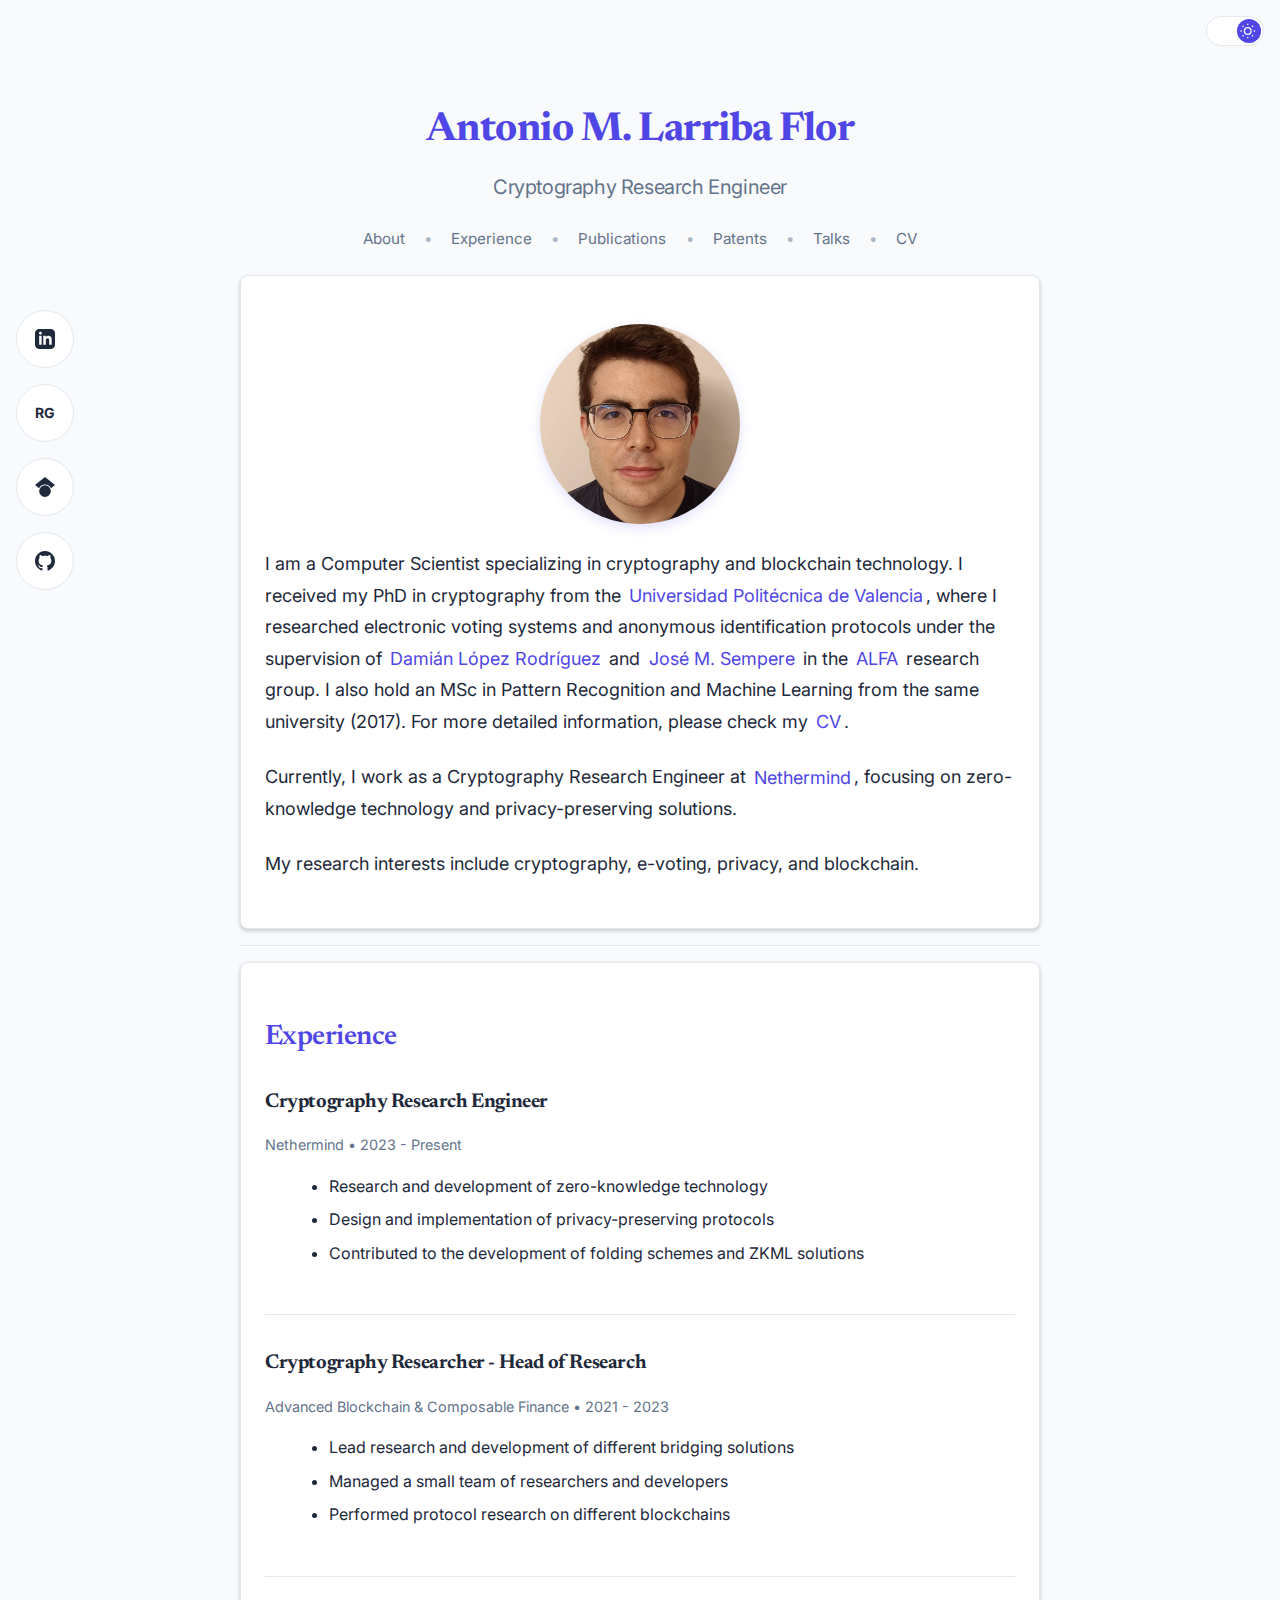
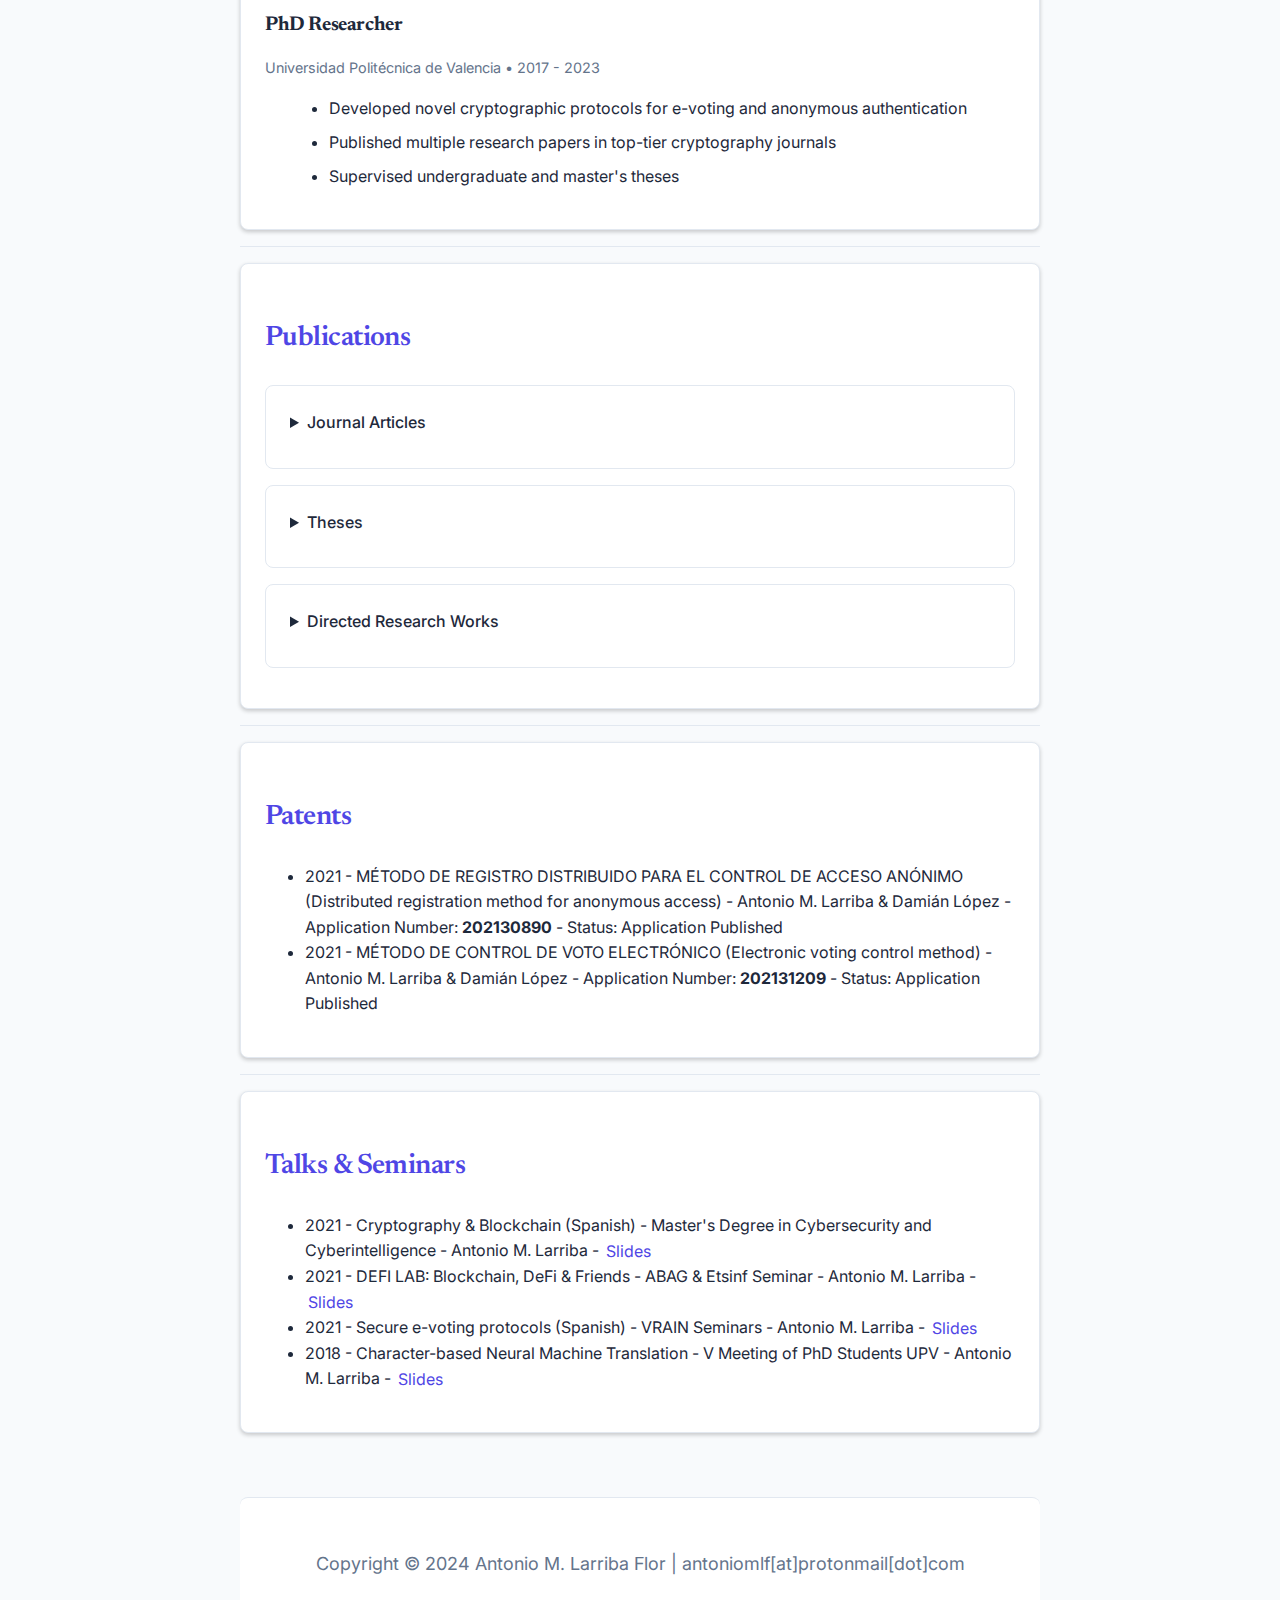
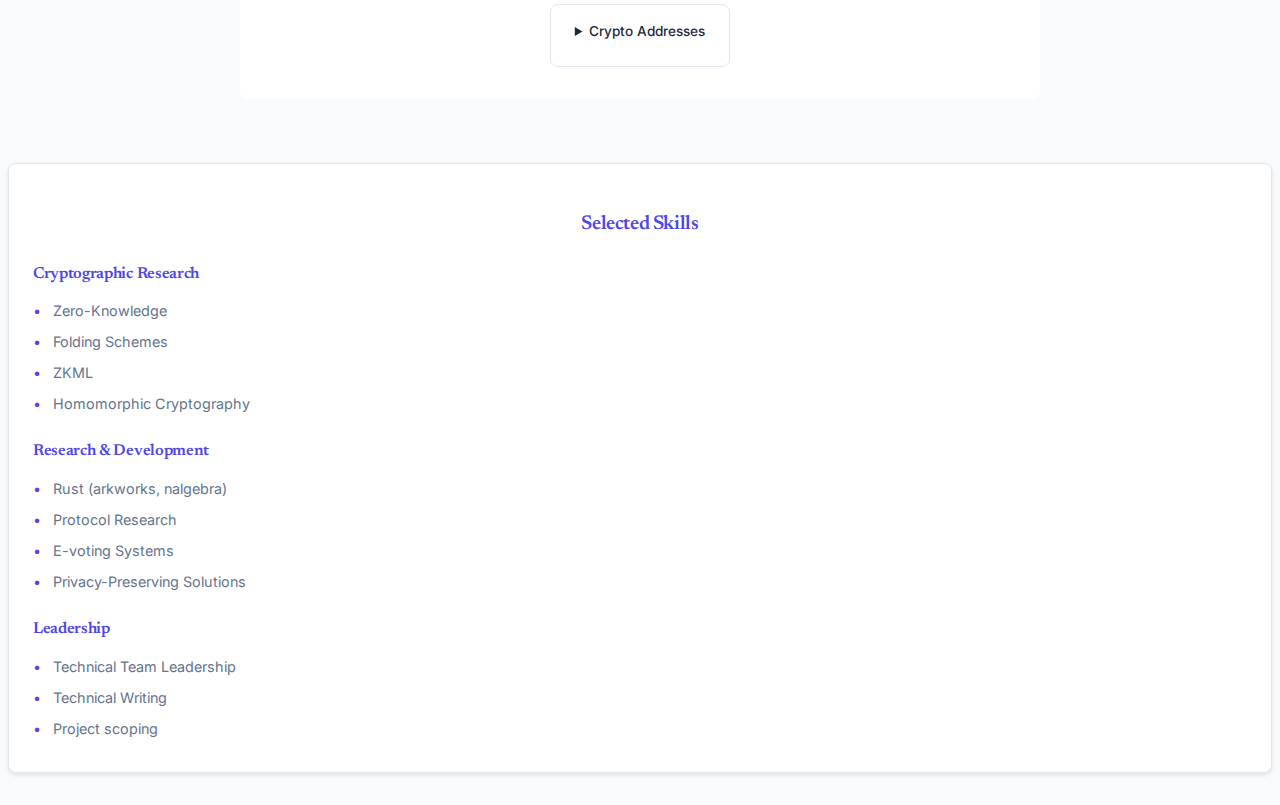
<file: index.html>
<!DOCTYPE html>
<html lang="en">

<head>
  <meta charset="utf-8">
  <title>Antonio M. Larriba - Personal Website</title>
  <meta name="description" content="Antonio M. Larriba's personal webpage - Cryptography Researcher">
  <meta name="viewport" content="width=device-width, initial-scale=1">

  <meta property="og:title" content="Antonio M. Larriba">
  <meta property="og:type" content="website">
  <meta property="og:url" content="https://fantoni0.github.io/">
  <meta property="og:description" content="Personal webpage of Antonio M. Larriba - Cryptography Researcher">

  <link rel="icon" href="favicon.ico">
  <link rel="apple-touch-icon" href="icon.png">
  <link rel="stylesheet" href="main.css">
</head>

<body>
  <div class="wrapper">
    <header>
      <div class="theme-switch">
        <button id="theme-toggle" aria-label="Toggle theme">
          <div class="toggle-track">
            <div class="toggle-indicator">
              <span class="check">
                <svg class="sun-icon" xmlns="http://www.w3.org/2000/svg" width="16" height="16" viewBox="0 0 24 24" fill="none" stroke="currentColor" stroke-width="2">
                  <circle cx="12" cy="12" r="5"/>
                  <path d="M12 1v2M12 21v2M4.22 4.22l1.42 1.42M18.36 18.36l1.42 1.42M1 12h2M21 12h2M4.22 19.78l1.42-1.42M18.36 5.64l1.42-1.42"/>
                </svg>
              </span>
              <span class="check">
                <svg class="moon-icon" xmlns="http://www.w3.org/2000/svg" width="16" height="16" viewBox="0 0 24 24" fill="none" stroke="currentColor" stroke-width="2">
                  <path d="M21 12.79A9 9 0 1 1 11.21 3 7 7 0 0 0 21 12.79z"/>
                </svg>
              </span>
            </div>
          </div>
        </button>
      </div>
      <div class="social-sidebar">
        <a href="https://www.linkedin.com/in/antoniomlarribaflor/" target="_blank" rel="noopener" aria-label="LinkedIn Profile">
          <svg xmlns="http://www.w3.org/2000/svg" width="24" height="24" viewBox="0 0 24 24" fill="currentColor">
            <path d="M19 0h-14c-2.761 0-5 2.239-5 5v14c0 2.761 2.239 5 5 5h14c2.762 0 5-2.239 5-5v-14c0-2.761-2.238-5-5-5zm-11 19h-3v-11h3v11zm-1.5-12.268c-.966 0-1.75-.79-1.75-1.764s.784-1.764 1.75-1.764 1.75.79 1.75 1.764-.783 1.764-1.75 1.764zm13.5 12.268h-3v-5.604c0-3.368-4-3.113-4 0v5.604h-3v-11h3v1.765c1.396-2.586 7-2.777 7 2.476v6.759z"/>
          </svg>
        </a>
        <a href="https://www.researchgate.net/profile/Antonio-Larriba" target="_blank" rel="noopener" aria-label="ResearchGate Profile">
          <span class="icon-text">RG</span>
        </a>
        <a href="https://scholar.google.es/citations?user=bKQXy50AAAAJ&hl=en&oi=ao" target="_blank" rel="noopener" aria-label="Google Scholar Profile">
          <svg xmlns="http://www.w3.org/2000/svg" width="24" height="24" viewBox="0 0 24 24" fill="currentColor">
            <path d="M12 24a7 7 0 1 1 0-14 7 7 0 0 1 0 14zm0-24L0 9.5l4.838 3.94A8 8 0 0 1 12 9a8 8 0 0 1 7.162 4.44L24 9.5z"/>
          </svg>
        </a>
        <a href="https://github.com/Fantoni0" target="_blank" rel="noopener" aria-label="GitHub Profile">
          <svg xmlns="http://www.w3.org/2000/svg" width="24" height="24" viewBox="0 0 24 24" fill="currentColor">
            <path d="M12 0c-6.626 0-12 5.373-12 12 0 5.302 3.438 9.8 8.207 11.387.599.111.793-.261.793-.577v-2.234c-3.338.726-4.033-1.416-4.033-1.416-.546-1.387-1.333-1.756-1.333-1.756-1.089-.745.083-.729.083-.729 1.205.084 1.839 1.237 1.839 1.237 1.07 1.834 2.807 1.304 3.492.997.107-.775.418-1.305.762-1.604-2.665-.305-5.467-1.334-5.467-5.931 0-1.311.469-2.381 1.236-3.221-.124-.303-.535-1.524.117-3.176 0 0 1.008-.322 3.301 1.23.957-.266 1.983-.399 3.003-.404 1.02.005 2.047.138 3.006.404 2.291-1.552 3.297-1.23 3.297-1.23.653 1.653.242 2.874.118 3.176.77.84 1.235 1.911 1.235 3.221 0 4.609-2.807 5.624-5.479 5.921.43.372.823 1.102.823 2.222v3.293c0 .319.192.694.801.576 4.765-1.589 8.199-6.086 8.199-11.386 0-6.627-5.373-12-12-12z"/>
          </svg>
        </a>
      </div>
      <h1>Antonio M. Larriba Flor</h1>
      <h2>Cryptography Research Engineer</h2>
      <div class="header-links">
        <a href="#about">About</a>
        <span class="separator">•</span>
        <a href="#experience">Experience</a>
        <span class="separator">•</span>
        <a href="#publications">Publications</a>
        <span class="separator">•</span>
        <a href="#patents">Patents</a>
        <span class="separator">•</span>
        <a href="#talks">Talks</a>
        <span class="separator">•</span>
        <a href="doc/cv.pdf" download>CV</a>
      </div>
    </header>

    <main>
      <section id="about">
        <article>
          <img id="photo" src="imgs/me.jpeg" alt="Personal Photo">
          
          <p>
            I am a Computer Scientist specializing in cryptography and blockchain technology. 
            
            I received my PhD in cryptography from the <a href="https://www.upv.es/index-en.html" target="_blank">Universidad Politécnica de Valencia</a>,
            where I researched electronic voting systems and anonymous identification protocols under the supervision of
            <a href="http://personales.upv.es/dlopezr/" target="_blank">Damián López Rodríguez</a>
            and <a href="https://jsempere.webs.upv.es/" target="_blank">José M. Sempere</a>
            in the <a href="https://alfa.webs.upv.es/" target="_blank">ALFA</a> research group. I also hold an MSc in Pattern Recognition and Machine Learning
            from the same university (2017). For more detailed information, please check my <a href="doc/cv.pdf" download>CV</a>.</p>

          <p>Currently, I work as a Cryptography Research Engineer at <a href="https://www.nethermind.com/" target="_blank">Nethermind</a>,
            focusing on zero-knowledge technology and privacy-preserving solutions.</p>

          <p>My research interests include cryptography, e-voting, privacy, and blockchain.</p>
        </article>
      </section>

      <hr>

      <section id="experience">
        <h3>Experience</h3>
        <article>
          <div class="experience-item">
            <h4>Cryptography Research Engineer</h4>
            <p class="experience-meta">Nethermind • 2023 - Present</p>
            <ul>
              <li>Research and development of zero-knowledge technology</li>
              <li>Design and implementation of privacy-preserving protocols</li>
              <li>Contributed to the development of folding schemes and ZKML solutions</li>
            </ul>
          </div>

          <div class="experience-item">
            <h4>Cryptography Researcher - Head of Research</h4>
            <p class="experience-meta">Advanced Blockchain & Composable Finance • 2021 - 2023</p>
            <ul>
              <li>Lead research and development of different bridging solutions</li>
              <li>Managed a small team of researchers and developers</li>
              <li>Performed protocol research on different blockchains</sli>
            </ul>
          </div>
          
          <div class="experience-item">
            <h4>PhD Researcher</h4>
            <p class="experience-meta">Universidad Politécnica de Valencia • 2017 - 2023</p>
            <ul>
              <li>Developed novel cryptographic protocols for e-voting and anonymous authentication</li>
              <li>Published multiple research papers in top-tier cryptography journals</li>
              <li>Supervised undergraduate and master's theses</li>
            </ul>
          </div>
        </article>
      </section>

      <hr>

      <section id="publications">
        <h3>Publications</h3>
        <article>
          <details>
            <summary>Journal Articles</summary>
            <ul>
              <li>2023 - Study and Automatic Translation of Toki Pona - Pablo Baggetto, Damián López, Antonio M. Larriba - <a href="https://link.springer.com/chapter/10.1007/978-3-031-36616-1_52" target="_blank">Print</a> </li>
              <li>2022 - How to Grant Anonymous Access
                - Antonio M. Larriba, Damián López - IEEE Transactions on Information Forensics and Security - <a href="https://www.researchgate.net/publication/366144662_How_to_Grant_Anonymous_Access" target="_blank">Preprint</a> <a href="https://github.com/Fantoni0/ara2" target="_blank">Code</a> </li>
              <li>2022 - SUVS: Secure Unencrypted Voting Scheme - Antonio M. Larriba, Damián López - Informatica - <a href="https://www.researchgate.net/publication/366072785_SUVS_Secure_Unencrypted_Voting_Scheme" target="_blank">Print</a></li>
              <li>2021 - Distributed Trust, a Blockchain Election Scheme - Antonio M. Larriba, Aleix Cerdà i Cucó, José M. Sempere & Damián López - Informatica - <a href="https://www.researchgate.net/publication/349132615_Distributed_Trust_a_Blockchain_Election_Scheme" target="_blank">Preprint</a> <a href="https://github.com/Fantoni0/RingCTPerformance" target="_blank">Code</a> </li>
              <li>2020 - A two authorities electronic vote scheme - Antonio M. Larriba, José M. Sempere & Damián López - Computers & Security - <a href="https://www.researchgate.net/publication/342431273_A_two_authorities_electronic_vote_scheme" target="_blank">Preprint</a></li>
              <li>2017 - Stance detection at IberEval 2017: A Biased Representation for a Biased Problem - Diego Aineto García & Antonio M. Larriba - IberEval - <a href="http://ceur-ws.org/Vol-1881/StanceCat2017_paper_5.pdf" target="_blank">Preprint</a></li>
            </ul>
          </details>
        </article>

        <article>
          <details>
            <summary>Theses</summary>
            <ul>
              <li>2023 - Doctoral Thesis - Distributed Cryptographic Protocols - Antonio M. Larriba - Directors: Damián López Rodríguez & José María Sempere Luna - <a href="https://riunet.upv.es/bitstream/handle/10251/198106/Larriba%20-%20Distributed%20Cryptographic%20Protocols.pdf?sequence=4" target="_blank">Print</a> </li>
              <li>2017 - Master's Thesis - Character-based Neural Machine Translation - Antonio M. Larriba - Directors: Francisco Casacuberta Nolla & <a href="http://lvapeab.github.io/" target="_blank">Álvaro Peris Abril</a> - <a href="https://riunet.upv.es/handle/10251/89965" target="_blank">Print</a> </li>
              <li>2016 - Bachelor's Final Work - Design, implementation and evaluation of update mechanism for distributed system based on passive replication - Antonio M. Larriba - Director: <a href="https://dialnet.unirioja.es/servlet/autor?codigo=571740" target="_blank">Francisco Daniel Muñoz Escoí</a> - <a href="https://riunet.upv.es/handle/10251/68601" target="_blank">Print</a> <a href="https://github.com/Fantoni0/Proyecto" target="_blank">Code</a> </li>
            </ul>
          </details>
        </article>

        <article>
          <details>
            <summary>Directed Research Works</summary>
            <ul>
              <details>
                <summary>TFGs</summary>
                <ul>
                  <li>2023 - Implementación distribuida de un protocolo de voto electrónico - Óscar Roselló Ibáñez - Directors: Damián López & Antonio M. Larriba - <a href="https://riunet.upv.es/bitstream/handle/10251/197197/Rosello%20-%20Implementacion%20distribuida%20de%20un%20protocolo%20de%20voto%20electronico.pdf?sequence=1&isAllowed=y" target="_blank">Print</a></li>
                  <li>2022 - Study and automatic translation of a language with limited resources - José Pablo Baggetto Chamero - Directors: Damián López & Antonio M. Larriba - <a href="https://riunet.upv.es/bitstream/handle/10251/185062/Baggetto%20-%20Study%20and%20automatic%20translation%20of%20a%20language%20with%20limited%20resources.pdf?sequence=1&isAllowed=y" target="_blank">Print</a></li>
                  <li>2020 - An e-voting scheme based on Blockchain -  Aleix Cerdà i Cucó - Directors: Damián López & Antonio M. Larriba - <a href="https://riunet.upv.es/bitstream/handle/10251/150385/Cerd%c3%a0%20-%20Un%20sistema%20de%20voto%20electr%c3%b3nico%20basado%20en%20la%20tecnolog%c3%ada%20blockchain.pdf?sequence=1&isAllowed=y" target="_blank">Print</a></li>
                </ul>
              </details>
              <details>
                <summary>Master's Theses</summary>
                <ul>
                  <li>2023 - Interfaz web 3.0 para un protocolo de voto electrónico desplegado en blockchain - Héctor González Campos - Directors: Damián López & Antonio M. Larriba - <a href="https://riunet.upv.es/bitstream/handle/10251/198269/Gonzalez%20-%20Interfaz%20web%2030%20para%20un%20protocolo%20de%20voto%20electronico%20desplegado%20en%20blockchain.pdf?sequence=1&isAllowed=y" target="_blank">Print</a></li>
                </ul>
              </details>
              <details>
                <summary>PhD Theses</summary>
                This is a placeholder.
              </details>
            </ul>
          </details>
        </article>
      </section>

      <hr>

      <section id="patents">
        <h3>Patents</h3>
        <article>
          <ul>
            <li>2021 - MÉTODO DE REGISTRO DISTRIBUIDO PARA EL CONTROL DE ACCESO ANÓNIMO (Distributed registration method for anonymous access) - Antonio M. Larriba & Damián López - Application Number: <strong>202130890</strong> - Status: Application Published </li>
            <li>2021 - MÉTODO DE CONTROL DE VOTO ELECTRÓNICO (Electronic voting control method) - Antonio M. Larriba & Damián López - Application Number: <strong>202131209</strong> - Status: Application Published </li>
          </ul>
        </article>
      </section>

      <hr>

      <section id="talks">
        <h3>Talks & Seminars</h3>
        <article>
          <ul>
            <li>2021 - Cryptography & Blockchain (Spanish) - Master's Degree in Cybersecurity and Cyberintelligence - Antonio M. Larriba - <a href="doc/pres_criptography_blockchain.pdf" download>Slides</a></li>
            <li>2021 - DEFI LAB: Blockchain, DeFi & Friends - ABAG & Etsinf Seminar - Antonio M. Larriba - <a href="doc/pres_block_intro.pdf" download>Slides</a></li>
            <li>2021 - Secure e-voting protocols (Spanish) - VRAIN Seminars - Antonio M. Larriba - <a href="doc/pres_evoting.pdf" download>Slides</a></li>
            <li>2018 - Character-based Neural Machine Translation - V Meeting of PhD Students UPV - Antonio M. Larriba - <a href="doc/pres_char_based_nmt.pdf" download>Slides</a></li>
          </ul>
        </article>
      </section>
    </main>

    <footer>
      <p>Copyright © 2024 Antonio M. Larriba Flor | antoniomlf[at]protonmail[dot]com</p>
      <div class="crypto-addresses">
        <details>
          <summary>Crypto Addresses</summary>
          <p><strong>BTC:</strong> bc1q9q4llgdv0vwgln08l43cm433uaeery8mnn4t7r</p>
          <p><strong>ETH:</strong> 0x233054eC24996BCBF2247B926D9f828567872e8d</p>
          <p><strong>XMR:</strong> 89xtrwg85JWEC5rirUnKfQ7aEqUWgEz2YLTsjCTWnUqdTckT5okheWMZ5j9oDuymYCXHa1NZF5mqoJQPnheX1E57MqwVVbj</p>
        </details>
      </div>
    </footer>
  </div>
  <div class="skills-sidebar" id="skills-sidebar">
    <button class="skills-toggle" id="skills-toggle" aria-label="Toggle skills">
      <svg class="toggle-icon" xmlns="http://www.w3.org/2000/svg" viewBox="0 0 24 24" width="24" height="24">
        <path d="M13.1714 12.0007L8.22168 7.05093L9.63589 5.63672L15.9999 12.0007L9.63589 18.3646L8.22168 16.9504L13.1714 12.0007Z" />
      </svg>
    </button>
    <h3 class="skills-title">Selected Skills</h3>
    <div class="skills-group">
      <h4>Cryptographic Research</h4>
      <ul>
        <li>Zero-Knowledge</li>
        <li>Folding Schemes</li>
        <li>ZKML</li>
        <li>Homomorphic Cryptography</li>
      </ul>
    </div>

    <div class="skills-group">
      <h4>Research & Development</h4>
      <ul>
        <li>Rust (arkworks, nalgebra)</li>
        <li>Protocol Research</li>
        <li>E-voting Systems</li>
        <li>Privacy-Preserving Solutions</li>
      </ul>
    </div>

    <div class="skills-group">
      <h4>Leadership</h4>
      <ul>
        <li>Technical Team Leadership</li>
        <li>Technical Writing</li>
        <li>Project scoping</li>
      </ul>
    </div>
  </div>
  <script src="main.js"></script>
</body>

</html>
</file>
<file: main.css>
/* Import fonts */
@import url('https://fonts.googleapis.com/css2?family=Inter:wght@400;500;600;700&family=Newsreader:ital,wght@0,400;0,500;0,600;1,400&display=swap');

:root {
    /* Dark mode palette (default) */
    --primary-color: #6366f1;    /* Indigo */
    --text-color: #f8fafc;       /* Slate 50 */
    --text-muted: #94a3b8;       /* Slate 400 */
    --link-color: #818cf8;       /* Indigo 400 */
    --link-hover: #a5b4fc;       /* Indigo 300 */
    --background: #0f172a;       /* Slate 900 */
    --surface: #1e293b;          /* Slate 800 */
    --border-color: #334155;     /* Slate 700 */
    --section-spacing: 2rem;
    --border-radius: 8px;
    --transition-speed: 0.3s;
}

/* Light mode styles */
[data-theme="light"] {
    --primary-color: #4f46e5;    /* Indigo 600 */
    --text-color: #1e293b;       /* Slate 800 */
    --text-muted: #64748b;       /* Slate 500 */
    --link-color: #4f46e5;       /* Indigo 600 */
    --link-hover: #4338ca;       /* Indigo 700 */
    --background: #f8fafc;       /* Slate 50 */
    --surface: #ffffff;          /* White */
    --border-color: #e2e8f0;     /* Slate 200 */
}

/* Theme toggle styles */
.theme-switch {
    position: fixed;
    top: 1rem;
    right: 1rem;
    z-index: 1000;
}

#theme-toggle {
    background: transparent;
    border: 0;
    color: var(--text-color);
    cursor: pointer;
    padding: 0;
    position: relative;
    transition: all var(--transition-speed) ease;
}

.toggle-track {
    background: var(--surface);
    border: 1px solid var(--border-color);
    border-radius: 1.25rem;
    cursor: pointer;
    width: 56px;
    height: 28px;
    position: relative;
    transition: all var(--transition-speed) ease;
    overflow: hidden;
}

.toggle-indicator {
    position: absolute;
    height: 24px;
    width: 24px;
    left: 2px;
    top: 2px;
    background: var(--primary-color);
    border-radius: 50%;
    transform: translateX(0);
    transition: all var(--transition-speed) ease;
    z-index: 2;
}

[data-theme="light"] .toggle-indicator {
    transform: translateX(28px);
}

.check {
    position: absolute;
    width: 24px;
    height: 24px;
    display: flex;
    align-items: center;
    justify-content: center;
    transition: all var(--transition-speed) ease;
    color: var(--text-muted);
}

.check:first-child {
    right: 4px;
    top: 2px;
}

.check:last-child {
    left: 4px;
    top: 2px;
}

/* Show/hide icons based on theme */
.sun-icon {
    width: 16px;
    height: 16px;
    opacity: 0;
    transform: translateX(2.75px) translateY(-2px);
}

.moon-icon {
    width: 16px;
    height: 16px;
    opacity: 1;
    transform: translateX(-3px) translateY(-2px);;
}

[data-theme="light"] .sun-icon {
    opacity: 1;
    color: var(--background);
}

[data-theme="light"] .moon-icon {
    opacity: 0;
}

#theme-toggle:hover .toggle-track {
    border-color: var(--primary-color);
}

#theme-toggle:hover .check {
    color: var(--text-color);
}

#theme-toggle:focus-visible {
    outline: 2px solid var(--primary-color);
    outline-offset: 2px;
    border-radius: 1rem;
}

/* Focus styles for accessibility */
.theme-toggle-input:focus-visible + .theme-toggle-label {
    outline: 2px solid var(--primary-color);
    outline-offset: 2px;
}

/* Remove any existing theme-related display:none rules */
[data-theme="light"] {
    display: revert;
}

body {
    font-family: 'Inter', system-ui, -apple-system, BlinkMacSystemFont, sans-serif;
    line-height: 1.6;
    color: var(--text-color);
    background: var(--background);
    font-size: 16px;
}

/* Update headings to use Newsreader font */
h1, h2, h3, h4, h5, h6 {
    font-family: 'Newsreader', Georgia, serif;
    letter-spacing: -0.02em;
}

/* Update other typography styles */
p {
    font-size: 1.125rem;
    line-height: 1.75;
    margin-bottom: 1.5rem;
}

h1 {
    font-size: 3rem;
    font-weight: 600;
}

nav a {
    font-weight: 500;
    font-size: 1rem;
}

.wrapper {
    max-width: 800px;
    margin: 0 auto;
    padding: 2rem 1rem;
    animation: fadeIn 0.5s ease-in;
}

/* Enhanced Header styles */
header {
    text-align: center;
    margin-bottom: 1rem;
    padding: 2rem 0 0;
}

h1 {
    color: var(--primary-color);
    margin-bottom: 0.5rem;
    font-size: 2.5rem;
    font-weight: 700;
    letter-spacing: -0.5px;
}

/* Enhanced Sections */
section {
    margin: 1rem 0;
    padding: 1.5rem;
    border-radius: var(--border-radius);
    background: var(--surface);
    border: 1px solid var(--border-color);
    box-shadow: 0 2px 4px rgba(0, 0, 0, 0.2);
    transition: transform var(--transition-speed) ease;
}

section:hover {
    transform: translateY(-2px);
}

h3 {
    color: var(--primary-color);
    margin-bottom: 1.5rem;
    font-size: 1.75rem;
    font-weight: 600;
}

/* Improved About section */
#photo {
    width: 200px;
    height: 200px;
    border-radius: 50%;
    margin: 1.5rem auto;
    display: block;
    object-fit: cover;
    box-shadow: 0 4px 12px rgba(99, 102, 241, 0.2);
    transition: transform var(--transition-speed) ease;
}

#photo:hover {
    transform: scale(1.05);
}

/* Enhanced Publications and FAQ */
details {
    margin: 1rem 0;
    padding: 1rem;
    border-radius: var(--border-radius);
    background: var(--surface);
    border: 1px solid var(--border-color);
    transition: all var(--transition-speed) ease;
}

details:hover {
    border-color: var(--link-color);
}

summary {
    cursor: pointer;
    color: var(--text-color);
    font-weight: 500;
    margin-bottom: 0.5rem;
    padding: 0.5rem;
    border-radius: var(--border-radius);
    transition: background-color var(--transition-speed) ease;
}

summary:hover {
    background-color: rgba(99, 102, 241, 0.1);
}

details[open] summary {
    margin-bottom: 1rem;
    border-bottom: 1px solid #eee;
}

details ul {
    margin-left: 2rem;
    padding: 0.5rem 0;
}

details li {
    margin: 0.75rem 0;
}

/* Enhanced Links */
a {
    color: var(--link-color);
    text-decoration: none;
    transition: all var(--transition-speed) ease;
    padding: 0.1rem 0.2rem;
    border-radius: 3px;
}

a:hover {
    color: var(--link-hover);
    background-color: rgba(99, 102, 241, 0.1);
}

/* Improved Footer */
footer {
    text-align: center;
    margin-top: 4rem;
    padding: 2rem 1rem;
    border-top: 1px solid var(--border-color);
    font-size: 0.9rem;
    background: var(--surface);
    border-radius: var(--border-radius);
    color: var(--text-muted);
}

.crypto-addresses {
    margin-top: 1.5rem;
    font-size: 0.85rem;
}

.crypto-addresses details {
    display: inline-block;
    margin: 0;
    padding: 0.5rem 1rem;
}

.crypto-addresses p {
    margin: 0.5rem 0;
    word-break: break-all;
}

/* Enhanced Responsive design */
@media (max-width: 768px) {
    body {
        font-size: 15px;
    }

    .wrapper {
        padding: 1rem;
    }

    h1 {
        font-size: 2rem;
    }

    nav ul {
        flex-direction: column;
        align-items: center;
        gap: 0.5rem;
    }

    nav a {
        display: block;
        width: 100%;
        text-align: center;
    }

    section {
        padding: 1rem 0.5rem;
    }
}

/* Animations */
@keyframes fadeIn {
    from {
        opacity: 0;
        transform: translateY(20px);
    }
    to {
        opacity: 1;
        transform: translateY(0);
    }
}

/* Print styles */
@media print {
    body {
        background: white;
        color: black;
    }

    .wrapper {
        max-width: 100%;
        padding: 0;
    }

    nav, footer {
        display: none;
    }

    section {
        box-shadow: none;
        margin: 1rem 0;
        page-break-inside: avoid;
    }

    a {
        color: black;
        text-decoration: none;
    }

    a[href^="http"]:after {
        content: " (" attr(href) ")";
        font-size: 0.8em;
    }
}

/* Update print styles for better contrast */
@media print {
    :root {
        --primary-color: #000000;
        --text-color: #000000;
        --link-color: #000000;
        --background: #ffffff;
        --surface: #ffffff;
        --border-color: #cccccc;
    }
}

/* Social sidebar styles */
.social-sidebar {
    position: fixed;
    left: 1rem;
    top: 50%;
    transform: translateY(-50%);
    display: flex;
    flex-direction: column;
    gap: 1rem;
    z-index: 1000;
}

.social-sidebar a {
    display: flex;
    align-items: center;
    justify-content: center;
    width: 40px;
    height: 40px;
    background: var(--surface);
    border: 1px solid var(--border-color);
    border-radius: 50%;
    color: var(--text-color);
    transition: all var(--transition-speed) ease;
    padding: 0.5rem;
    text-decoration: none;
}

.social-sidebar a:hover {
    background: var(--primary-color);
    color: white;
    transform: translateY(-2px);
    border-color: var(--primary-color);
}

.social-sidebar svg {
    width: 20px;
    height: 20px;
}

/* Responsive adjustments */
@media (max-width: 1200px) {
    .social-sidebar {
        position: static;
        flex-direction: row;
        justify-content: center;
        transform: none;
        margin: 1rem 0;
    }
}

/* Add smooth transition for icons */
.social-sidebar a svg {
    transition: transform var(--transition-speed) ease;
}

.social-sidebar a:hover svg {
    transform: scale(1.1);
}

/* Add text icon style */
.icon-text {
    font-family: 'Inter', sans-serif;
    font-weight: 700;
    font-size: 14px;
    line-height: 1;
}

/* Adjust hr spacing */
hr {
    margin: 1rem 0;
    border: none;
    border-top: 1px solid var(--border-color);
}

.header-links {
    margin: 0.5rem 0 1.5rem;
    color: var(--text-muted);
    font-size: 0.95rem;
}

.header-links a {
    color: var(--text-muted);
    transition: color var(--transition-speed) ease;
}

.header-links a:hover {
    color: var(--text-color);
    background: transparent;
}

.separator {
    margin: 0 0.75rem;
    opacity: 0.5;
}

/* Add subtitle styling */
header h2 {
    color: var(--text-muted);
    font-size: 1.25rem;
    font-weight: 400;
    margin: 0 0 1.5rem;
    font-family: 'Inter', sans-serif;
}

.skills-sidebar {
    position: fixed;
    right: 0;
    top: 50%;
    transform: translateY(-50%);
    background: var(--surface);
    border: 1px solid var(--border-color);
    border-radius: var(--border-radius) 0 0 var(--border-radius);
    padding: 1.5rem;
    width: 250px;
    box-shadow: 0 2px 4px rgba(0, 0, 0, 0.1);
    transition: transform var(--transition-speed) ease;
    z-index: 900;
}

/* Add toggle button styles */
.skills-toggle {
    position: absolute;
    left: -28px;
    top: 50%;
    transform: translateY(-50%);
    background: var(--surface);
    border: 1px solid var(--border-color);
    border-radius: var(--border-radius) 0 0 var(--border-radius);
    width: 28px;
    height: 56px;
    cursor: pointer;
    display: flex;
    align-items: center;
    justify-content: center;
    color: var(--text-muted);
    transition: color var(--transition-speed) ease;
    padding: 0;
    z-index: 901;
}

.skills-toggle:hover {
    color: var(--text-color);
}

.toggle-icon {
    width: 20px;
    height: 20px;
    fill: currentColor;
    transition: transform var(--transition-speed) ease;
}

/* Collapsed state */
.skills-sidebar.collapsed {
    transform: translateX(100%) translateY(-50%);
}

.skills-sidebar.collapsed .skills-toggle .toggle-icon {
    transform: rotate(180deg);
}

.skills-group {
    margin-bottom: 1.5rem;
}

.skills-group:last-child {
    margin-bottom: 0;
}

.skills-group h4 {
    color: var(--primary-color);
    font-size: 1rem;
    margin-bottom: 0.75rem;
    font-weight: 600;
}

.skills-group ul {
    list-style: none;
    padding: 0;
    margin: 0;
}

.skills-group li {
    color: var(--text-muted);
    font-size: 0.9rem;
    margin: 0.5rem 0;
    padding-left: 1.25rem;
    position: relative;
}

.skills-group li::before {
    content: "•";
    color: var(--primary-color);
    position: absolute;
    left: 0;
}

/* Responsive adjustment */
@media (max-width: 1400px) {
    .skills-sidebar {
        position: static;
        transform: none;
        width: auto;
        border-radius: var(--border-radius);
        margin: 2rem 0;
    }

    .skills-toggle {
        display: none;
    }

    .skills-sidebar.collapsed {
        transform: none;
    }
}

/* Add hover effect for collapsed state */
.skills-sidebar.collapsed .skills-toggle:hover::after {
    content: 'Show Skills';
    position: absolute;
    right: 40px;
    background: var(--surface);
    padding: 0.5rem 0.75rem;
    border-radius: var(--border-radius);
    font-size: 0.8rem;
    white-space: nowrap;
    border: 1px solid var(--border-color);
    color: var(--text-color);
}

/* Add hover effect for expanded state */
.skills-toggle:hover::after {
    content: 'Hide Skills';
    position: absolute;
    right: 40px;
    background: var(--surface);
    padding: 0.5rem 0.75rem;
    border-radius: var(--border-radius);
    font-size: 0.8rem;
    white-space: nowrap;
    border: 1px solid var(--border-color);
    color: var(--text-color);
}

/* Experience section styles */
.experience-item {
    margin-bottom: 2rem;
    padding-bottom: 2rem;
    border-bottom: 1px solid var(--border-color);
}

.experience-item:last-child {
    margin-bottom: 0;
    padding-bottom: 0;
    border-bottom: none;
}

.experience-item h4 {
    color: var(--text-color);
    font-size: 1.25rem;
    margin-bottom: 0.5rem;
}

.experience-meta {
    color: var(--text-muted);
    font-size: 0.9rem;
    margin-bottom: 1rem;
}

.experience-item ul {
    margin-left: 1.5rem;
    margin-top: 1rem;
}

.experience-item li {
    margin-bottom: 0.5rem;
    color: var(--text-color);
}

/* Add skills title style */
.skills-title {
    color: var(--primary-color);
    font-size: 1.25rem;
    margin-bottom: 1rem;
    text-align: center;
    font-weight: 600;
}

/* Adjust first skills group margin */
.skills-group:first-of-type {
    margin-top: 0;
}
</file>
